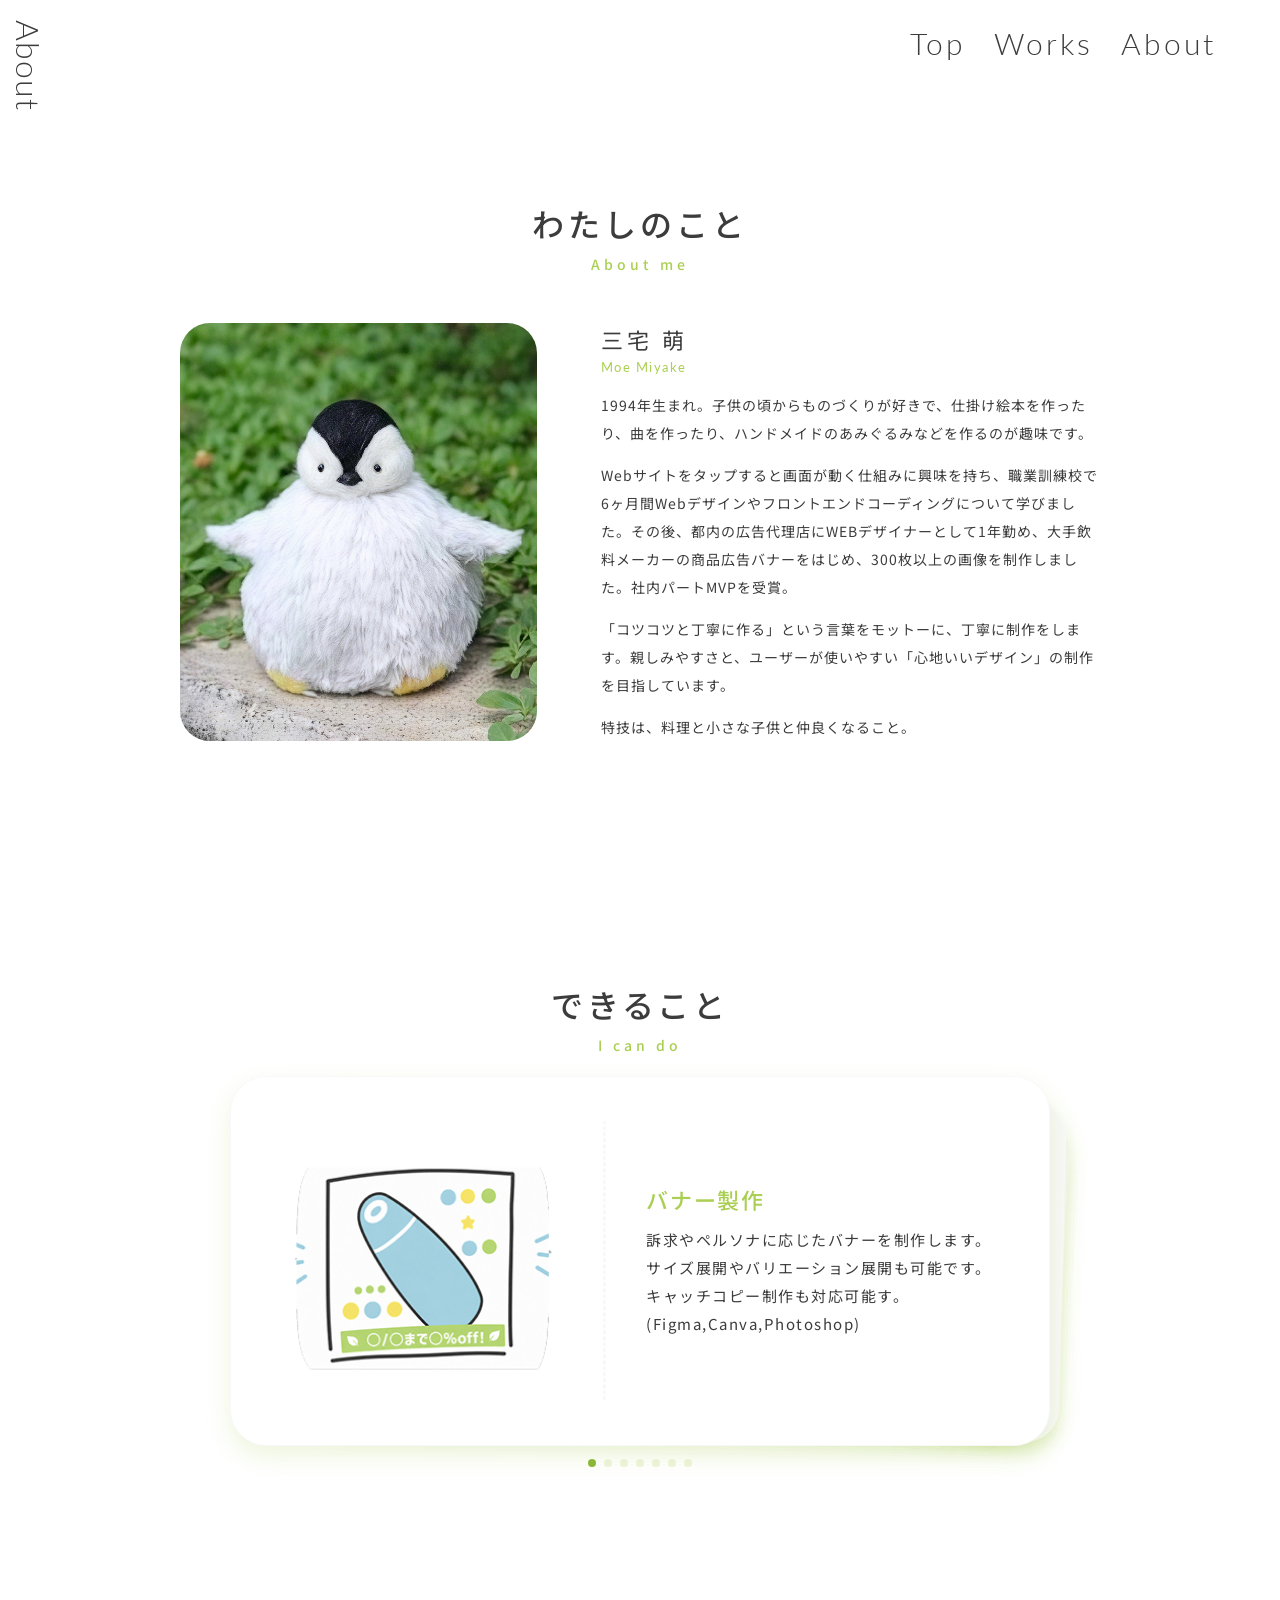
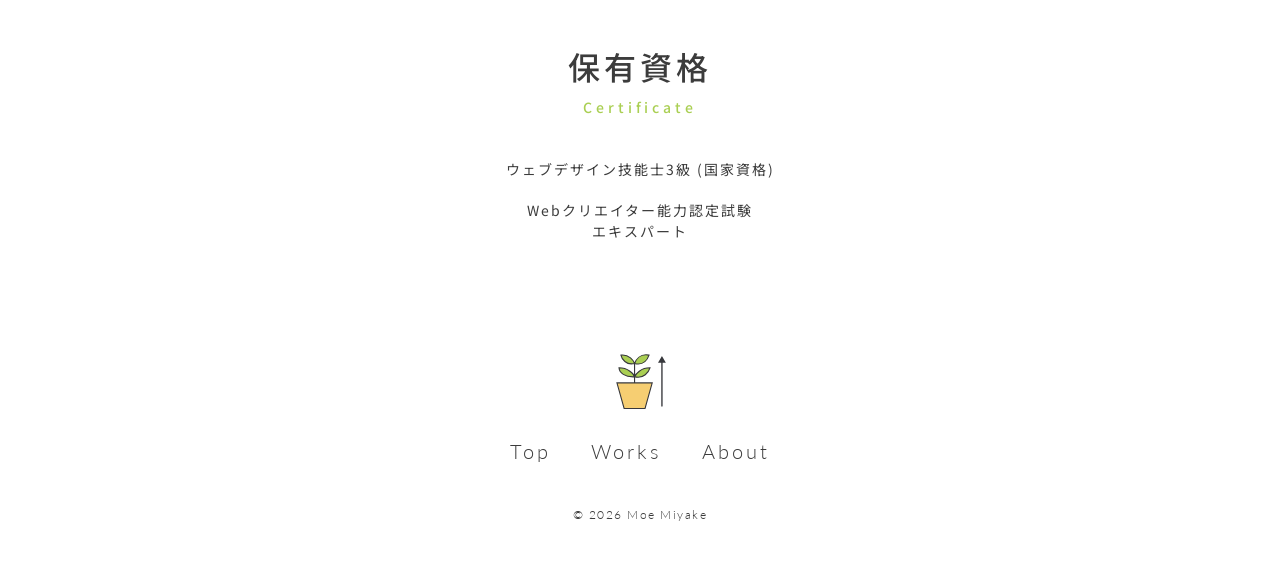
<file: portforio_new/about.html>
<!DOCTYPE html>
<html lang="ja">

<head>
    <meta charset="UTF-8">
    <meta name="viewport" content="width=device-width, initial-scale=1.0">
    <title>Moemiyake Portfolio | About</title>
    <link rel="stylesheet" href="css/destyle.css">
    <!-- Swiper CSS -->
    <link rel="stylesheet" href="https://cdn.jsdelivr.net/npm/swiper@10/swiper-bundle.min.css" />
    <link rel="stylesheet" href="css/style.css">
    <link rel="stylesheet" href="css/about.css">

    <!-- Google Fonts -->
    <link
        href="https://fonts.googleapis.com/css2?family=Lato:ital,wght@0,100;0,300;0,400;0,700;0,900;1,100;1,300;1,400;1,700;1,900&family=Noto+Sans+JP:wght@100..900&family=Noto+Serif+JP:wght@200..900&display=swap"
        rel="stylesheet">

    <!-- Google Tag Manager -->
    <script>(function (w, d, s, l, i) {
            w[l] = w[l] || []; w[l].push({
                'gtm.start':
                    new Date().getTime(), event: 'gtm.js'
            }); var f = d.getElementsByTagName(s)[0],
                j = d.createElement(s), dl = l != 'dataLayer' ? '&l=' + l : ''; j.async = true; j.src =
                    'https://www.googletagmanager.com/gtm.js?id=' + i + dl; f.parentNode.insertBefore(j, f);
        })(window, document, 'script', 'dataLayer', 'GTM-PR5NB2P3');</script>
    <!-- End Google Tag Manager -->
</head>

<body class="about" id="about">
    <!-- Google Tag Manager (noscript) -->
    <noscript>
        <iframe src="https://www.googletagmanager.com/ns.html?id=GTM-PR5NB2P3" height="0" width="0"
            style="display:none;visibility:hidden"></iframe>
    </noscript>
    <!-- End Google Tag Manager (noscript) -->

    <header>
        <!-- SP -->
        <!-- ハンバーガー -->
        <button class="header__hamburger header__hamburger--sp" type="button" aria-label="メニューを開く" aria-expanded="false" aria-controls="sp-navigation">
            <span></span>
            <!-- <span></span> -->
        </button>
        <!-- カード -->
        <nav class="header__list header__list--sp" id="sp-navigation" aria-label="メインナビゲーション" aria-hidden="true" inert>
            <ul>
                <li><a href="index.html">Top</a></li>
                <li><a href="works.html">Works</a></li>
                <li><a href="about.html">About</a></li>
            </ul>
            <h1 class="header__name">MOE MIYAKE</h1>
        </nav>

        <!-- PC -->
        <nav class="header__list header__list--pc">
            <ul>
                <li><a href="index.html">Top</a></li>
                <li><a href="works.html">Works</a></li>
                <li><a href="about.html">About</a></li>
            </ul>
        </nav>

    </header>

    <div class="about__fix">
        <!-- 縦書きタイトル -->
        <h2 class="fadein_3"><a href="#">About</a></h2>
    </div>

    <section class="about__me">
        <div class="about__title fadein">
            <h3>わたしのこと</h3>
            <p>About me</p>
        </div>
        <div class="about__img fadein">
            <img src="img/about/about__moemiyake.jpg" alt="三宅萌の写真">
        </div>
        <div class="about__box">
            <div class="about__name fadein">
                <p class="about__name--ja">三宅 萌</p>
                <p class="about__name--en">Moe Miyake</p>
            </div>
            <div class="about__text">
                <p>1994年生まれ。子供の頃からものづくりが好きで、仕掛け絵本を作ったり、曲を作ったり、ハンドメイドのあみぐるみなどを作るのが趣味です。</p>

                <p>
                    Webサイトをタップすると画面が動く仕組みに興味を持ち、職業訓練校で6ヶ月間Webデザインやフロントエンドコーディングについて学びました。その後、都内の広告代理店にWEBデザイナーとして1年勤め、大手飲料メーカーの商品広告バナーをはじめ、300枚以上の画像を制作しました。社内パートMVPを受賞。
                </p>

                <p>「コツコツと丁寧に作る」という言葉をモットーに、丁寧に制作をします。親しみやすさと、ユーザーが使いやすい「心地いいデザイン」の制作を目指しています。</p>

                <p>特技は、料理と小さな子供と仲良くなること。</p>
            </div>
        </div>
    </section>

    <section class="skill">
            <div class="about__title fadein">
                <h3>できること</h3>
                <p>I can do</p>
            </div>
            <!-- Swiper START -->
            <div class="swiper2 mySwiper2">
                <div class="swiper-wrapper">
                    <!-- Slide 1 -->
                    <div class="swiper-slide skill__card">
                        <img src="img/about/skill1_banner(仮).png" alt="バナー製作" class="skill__img">
                        <span class="skill__line"></span>
                        <div class="skill__text">
                            <h4>バナー製作</h4>
                            <p>
                                訴求やペルソナに応じたバナーを制作します。サイズ展開やバリエーション展開も可能です。キャッチコピー制作も対応可能す。<br>(Figma,Canva,Photoshop)
                            </p>
                        </div>
                    </div>
                    <!-- Slide 2 -->
                    <div class="swiper-slide skill__card">
                        <img src="img/about/skill_2_movie.png" alt="動画制作" class="skill__img">
                        <span class="skill__line"></span>
                        <div class="skill__text">
                            <h4>動画制作</h4>
                            <p>
                                運用広告用の動画を制作できます。モーショングラフィックの製作も可能です。(Canva,Figma Motion)
                            </p>
                        </div>
                    </div>
                    <!-- Slide 3 -->
                    <div class="swiper-slide skill__card">
                        <img src="img/about/skill_3_webdesign&coding.png" alt="サイトデザイン・フロントエンドコーディング" class="skill__img">
                        <span class="skill__line"></span>
                        <div class="skill__text">
                            <h4>
                                サイトデザイン<br>
                                フロントエンドコーディング
                            </h4>
                            <p>
                                ウェブサイトのデザインから、HTML / CSS / JavaScript を用いた実装までワンストップで対応可能です。WordPress化も出来ます。
                            </p>
                        </div>
                    </div>
                    <!-- Slide 4 -->
                    <div class="swiper-slide skill__card">
                        <img src="img/about/skill_4_kijilp.png" alt="記事型LP製作" class="skill__img">
                        <span class="skill__line"></span>
                        <div class="skill__text">
                            <h4>記事型LP製作</h4>
                            <p>
                                記事型LP用に執筆された原稿をもとにした画像製作・テキスト反映作業が出来ます。コーディングを用いた要素の追加や、更新管理も可能です。
                            </p>
                        </div>
                    </div>
                    <!-- Slide 5 -->
                    <div class="swiper-slide skill__card">
                        <img src="img/about/skill_5_customai.png" alt="効率化ツールの作成" class="skill__img">
                        <span class="skill__line"></span>
                        <div class="skill__text">
                            <h4>
                                効率化ツールの作成<br>
                                (カスタムAI)
                            </h4>
                            <p>
                                カスタムAIにより、業務の効率化を実現。記事の表記ルールチェックや注釈一覧の自動生成を行う「レギュレーションチェッカー」を自作しました。(Claude,GoogleGemini)
                            </p>
                        </div>
                    </div>
                    <!-- Slide 6 -->
                    <div class="swiper-slide skill__card">
                        <img src="img/about/skill_6_webapp.png" alt="Webアプリの開発" class="skill__img">
                        <span class="skill__line"></span>
                        <div class="skill__text">
                            <h4>
                                Webアプリの開発<br>
                                (AI活用)
                            </h4>
                            <p>
                                社内向けWebアプリ「コードジェネレーター」を開発。複雑なコードを書けないスタッフの業務支援や、UI設計から開発まで対応できます。<br>(Claude,Google Apps
                                Script)
                            </p>
                        </div>
                    </div>
                    <!-- slide 7 -->
                    <div class="swiper-slide skill__card">
                        <img src="img/about/skill_7_lecture&manual.png" alt="レクチャー・マニュアル製作" class="skill__img">
                        <span class="skill__line"></span>
                        <div class="skill__text">
                            <h4>
                                レクチャー<br>
                                マニュアル製作
                            </h4>
                            <p>
                                レギュレーション用データベースの作成や、業務のマニュアル化も可能。レクチャー(業務とデザイン)も対応可能です。
                            </p>
                        </div>
                    </div>
                </div>
            
                <div class="swiper2-pagination"></div>
            </div>
            <!-- Swiper END -->
    </section>

    <!-- 保有資格 -->
    <section class="certificate">
        <div class="about__title fadein">
            <h3>保有資格</h3>
            <p>Certificate</p>
        </div>

        <ul>
            <li>ウェブデザイン技能士3級 (国家資格)</li>
            <li>Webクリエイター能力認定試験<br>
                エキスパート</li>
        </ul>
    </section>

    <!-- Footer -->
    <footer class="footer">
        <div class="footer__head">
            <!-- 植木鉢(ページ先頭に戻る) -->
            <a class="footer__pageTop" href="#">
                <img class="footer__pageTop--plant" src="img/footer__pageTop--plant.svg" alt="ページ先頭に戻る">
                <img class="footer__pageTop-arrow" src="img/footer__pageTop-arrow.svg" alt="" aria-hidden="true">

            </a>
            <!-- ナビゲーション -->
            <div class="footer__list">
                <ul>
                    <li><a href="index.html">Top</a></li>
                    <li><a href="works.html">Works</a></li>
                    <li><a href="about.html">About</a></li>
                </ul>
            </div>
        </div>
        <!-- コピーライト -->
        <small class="footer__copyright">© 2026 Moe Miyake</small>
    </footer>

    <script src="https://cdn.jsdelivr.net/npm/swiper@10/swiper-bundle.min.js"></script>
    <script src="js/script.js"></script>
</body>

</html>
</file>
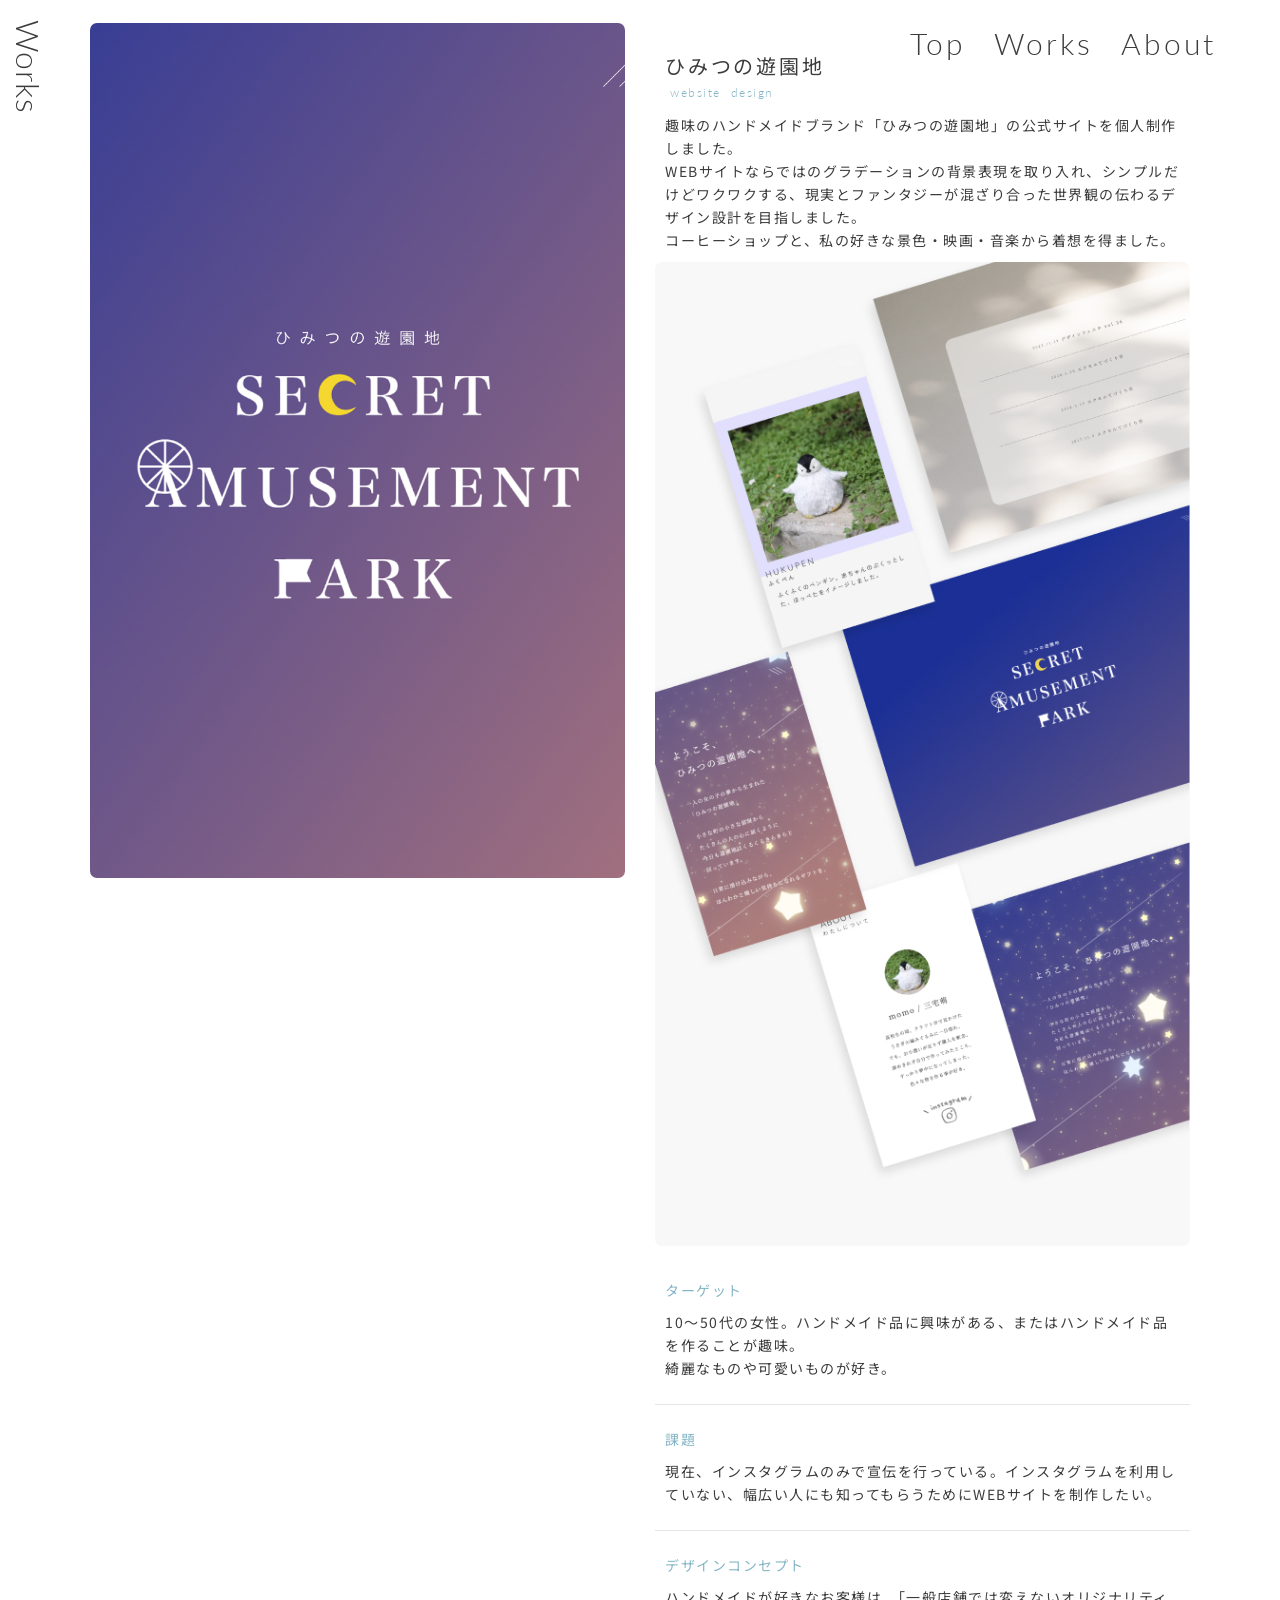
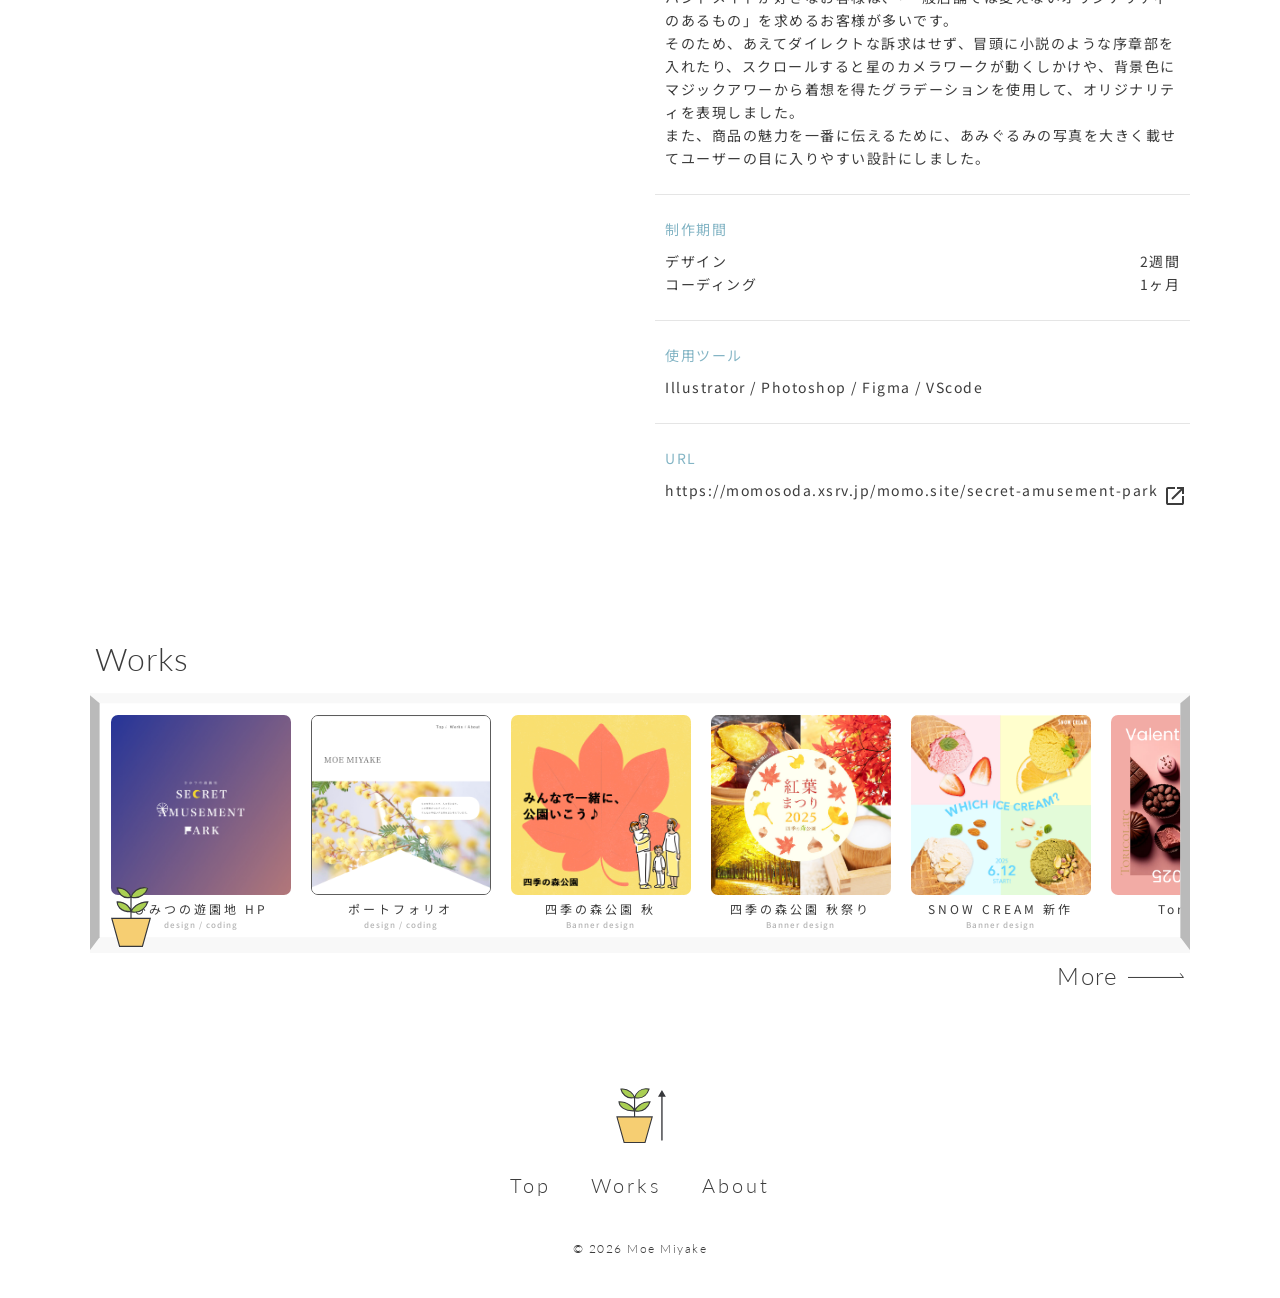
<file: portforio_new/works-item.html>
<!DOCTYPE html>
<html lang="ja">

<head>
    <meta charset="UTF-8">
    <meta name="viewport" content="width=device-width, initial-scale=1.0">
    <title>Moemiyake Portfolio | ひみつの遊園地</title>
    <link rel="stylesheet" href="css/destyle.css">
    <!-- Swiper CSS -->
    <link rel="stylesheet" href="https://cdn.jsdelivr.net/npm/swiper@10/swiper-bundle.min.css" />
    <link rel="stylesheet" href="css/style.css">
    <link rel="stylesheet" href="css/works-item.css">

    <!-- Google Fonts -->
    <link
        href="https://fonts.googleapis.com/css2?family=Lato:ital,wght@0,100;0,300;0,400;0,700;0,900;1,100;1,300;1,400;1,700;1,900&family=Noto+Sans+JP:wght@100..900&family=Noto+Serif+JP:wght@200..900&display=swap"
        rel="stylesheet">

    <!-- Google Tag Manager -->
    <script>(function (w, d, s, l, i) {
            w[l] = w[l] || []; w[l].push({
                'gtm.start':
                    new Date().getTime(), event: 'gtm.js'
            }); var f = d.getElementsByTagName(s)[0],
                j = d.createElement(s), dl = l != 'dataLayer' ? '&l=' + l : ''; j.async = true; j.src =
                    'https://www.googletagmanager.com/gtm.js?id=' + i + dl; f.parentNode.insertBefore(j, f);
        })(window, document, 'script', 'dataLayer', 'GTM-PR5NB2P3');</script>
    <!-- End Google Tag Manager -->
</head>

<body class="worksItem" id="worksItem">
    <!-- Google Tag Manager (noscript) -->
    <noscript>
        <iframe src="https://www.googletagmanager.com/ns.html?id=GTM-PR5NB2P3" height="0" width="0"
            style="display:none;visibility:hidden"></iframe>
    </noscript>
    <!-- End Google Tag Manager (noscript) -->

    <header>
        <!-- SP -->
        <!-- ハンバーガー -->
        <button class="header__hamburger header__hamburger--sp" type="button" aria-label="メニューを開く" aria-expanded="false" aria-controls="sp-navigation">
            <span></span>
            <!-- <span></span> -->
        </button>
        <!-- カード -->
        <nav class="header__list header__list--sp" id="sp-navigation" aria-label="メインナビゲーション" aria-hidden="true" inert>
            <ul>
                <li><a href="index.html">Top</a></li>
                <li><a href="works.html">Works</a></li>
                <li><a href="about.html">About</a></li>
            </ul>
            <h1 class="header__name">MOE MIYAKE</h1>
        </nav>

        <!-- PC -->
        <nav class="header__list header__list--pc">
            <ul>
                <li><a href="index.html">Top</a></li>
                <li><a href="works.html">Works</a></li>
                <li><a href="about.html">About</a></li>
            </ul>
        </nav>

    </header>

    <div class="works__fix">
        <!-- 縦書きタイトル -->
        <h2 class="fadein_3"><a href="#">Works</a></h2>
        <!-- <div class="works__headerCategory">
            <ul>
                <li><a href="#">All</a></li>
                <li><a href="#">Website</a></li>
                <li><a href="#">Banner</a></li>
                <li><a href="#">Icon</a></li>
                <li><a href="#">Logo</a></li>
                <li><a href="#">Movie</a></li>
                <li><a href="#">AI</a></li>
                <li><a href="#">Handmade</a></li>
                <li><a href="#">Music</a></li>
            </ul>
        </div> -->
    </div>

    <div class="worksItem__container fadein_2">

        <!-- 各作品のFV -->
        <!-- pcでは左に固定 -->
        <div class="worksItem__fixLeft">
            <img src="img/works/works__site_himitunoyuuenti.jpg" alt="ひみつの遊園地">
        </div>

        <!-- 説明文と挿絵 -->
        <!-- pcでは右に固定 -->
        <div class="worksItem__fixRight">
            <section class="worksFv__container">
                <div class="worksFv__title">
                    <!-- タイトル -->
                    <h3 class="worksFv__name">
                        ひみつの遊園地
                    </h3>
                    <!-- カテゴリーリンク -->
                    <div class="worksFv__category">
                        <ul>
                            <li><a href="#">website</a></li>
                            <li><a href="#">design</a></li>
                        </ul>
                    </div>
                </div>
                <!-- 説明文 -->
                <p class="worksFv__text">
                    趣味のハンドメイドブランド「ひみつの遊園地」の公式サイトを個人制作しました。<br>
                    WEBサイトならではのグラデーションの背景表現を取り入れ、シンプルだけどワクワクする、現実とファンタジーが混ざり合った世界観の伝わるデザイン設計を目指しました。<br>
                    コーヒーショップと、私の好きな景色・映画・音楽から着想を得ました。
                </p>
            </section>

            <section class="worksImg">
                <img class="worksImg__img" src="img/works/works__site_himitunoyuuenti_mockup.jpg" alt="説明写真">
            </section>

            <!-- プロジェクト情報 -->
            <section class="project">
                <dl>
                    <!-- ターゲット -->
                    <div class="project__container">
                        <dt class="project__title">ターゲット</dt>
                        <dd class="project__text">
                            10〜50代の女性。ハンドメイド品に興味がある、またはハンドメイド品を作ることが趣味。<br>
                            綺麗なものや可愛いものが好き。
                        </dd>
                    </div>

                    <!-- 課題 -->
                    <div class="project__container">
                        <dt class="project__title">課題</dt>
                        <dd class="project__text">
                            現在、インスタグラムのみで宣伝を行っている。インスタグラムを利用していない、幅広い人にも知ってもらうためにWEBサイトを制作したい。
                        </dd>
                    </div>

                    <!-- デザインプロセス -->
                    <!-- <div class="project__container">
                        <dt class="project__title">デザインプロセス</dt>
                        <dd class="project__text">
                            ハンドメイドが好きなお客様は、「一般店舗では変えないオリジナリティのあるもの」を求めるお客様が多いです。<br>
                            冒頭に小説のような序章部を入れたり、背景色にマジックアワーから着想を得たグラデーションを使用して、現実とファンタジーが混ざり合った世界観を伝える設計を行いました。<br>
                            見やすさを重視するために写真を多めに使うことで、商品の魅力を伝えるよう心がけました。
                        </dd>
                    </div> -->
                    <!-- デザインプロセス -->
                    <div class="project__container">
                        <dt class="project__title">デザインコンセプト</dt>
                        <dd class="project__text">
                            ハンドメイドが好きなお客様は、「一般店舗では変えないオリジナリティのあるもの」を求めるお客様が多いです。<br>
                            そのため、あえてダイレクトな訴求はせず、冒頭に小説のような序章部を入れたり、スクロールすると星のカメラワークが動くしかけや、背景色にマジックアワーから着想を得たグラデーションを使用して、オリジナリティを表現しました。<br>
                            また、商品の魅力を一番に伝えるために、あみぐるみの写真を大きく載せてユーザーの目に入りやすい設計にしました。
                        </dd>
                    </div>

                    <!-- 制作期間 -->
                    <div class="project__container">
                        <dt class="project__title">制作期間</dt>
                        <dd class="project__text">
                            <dl>
                                <dt>デザイン</dt>
                                <dd>2週間</dd>
                            </dl>
                            <dl>
                                <dt>コーディング</dt>
                                <dd>1ヶ月</dd>
                            </dl>
                        </dd>

                    </div>

                    <!-- 使用ツール -->
                    <div class=" project__container">
                        <dt class="project__title">使用ツール</dt>
                        <dd class="project__text">
                            Illustrator / Photoshop / Figma / VScode
                        </dd>
                    </div>

                    <!-- URL(あれば) -->
                    <div class="project__container">
                        <dt class="project__title">URL</dt>
                        <dd class="project__text">
                            <a href="https://momosoda.xsrv.jp/momo.site/secret-amusement-park" target="_blank"
                                rel="noopener noreferrer">https://momosoda.xsrv.jp/momo.site/secret-amusement-park</a>
                        </dd>
                    </div>

                </dl>
            </section>
        </div>
    </div>

    <!-- Exhibition (制作実績スライダー) -->
    <section class="exhibition" aria-labelledby="exhibition-title">
        <div class="exhibition__header">
            <h3 class="exhibition__title fadein" id="exhibition-title">Works</h3>
        </div>

        <!-- Swiper START -->
        <section class="exhibition__showcase swiper mySwiper3" aria-label="制作実績" tabindex="0">
            <div class="exhibition__track swiper-wrapper">

                <article class="exhibition__card swiper-slide">
                    <a class="exhibition__cardLink" href="works-item.html?id=vessi">
                        <img class="exhibition__cardImage" src="img/exhibition/vessi.png" alt="VessiのWebサイトデザイン">
                        <div class="exhibition__cardContent">
                            <h4 class="exhibition__cardTitle">Vessi</h4>
                            <p class="exhibition__cardCategory">design / coding</p>
                        </div>
                    </a>
                </article>

                <article class="exhibition__card swiper-slide">
                    <a class="exhibition__cardLink" href="works-item.html?id=himitsu-hp">
                        <img class="exhibition__cardImage" src="img/exhibition/himitsu-hp.png" alt="ひみつの遊園地のWebサイトデザイン">
                        <div class="exhibition__cardContent">
                            <h4 class="exhibition__cardTitle">ひみつの遊園地 HP</h4>
                            <p class="exhibition__cardCategory">design / coding</p>
                        </div>
                    </a>
                </article>

                <article class="exhibition__card swiper-slide">
                    <a class="exhibition__cardLink" href="works-item.html?id=portfolio">
                        <img class="exhibition__cardImage exhibition__cardImage--bordered"
                            src="img/exhibition/portfolio.png" alt="ポートフォリオサイトのデザイン">
                        <div class="exhibition__cardContent">
                            <h4 class="exhibition__cardTitle">ポートフォリオ</h4>
                            <p class="exhibition__cardCategory">design / coding</p>
                        </div>
                    </a>
                </article>

                <article class="exhibition__card swiper-slide">
                    <a class="exhibition__cardLink" href="works-item.html?id=shikinomori-autumn">
                        <img class="exhibition__cardImage" src="img/exhibition/shikinomori-autumn.png"
                            alt="四季の森公園 秋のバナーデザイン">
                        <div class="exhibition__cardContent">
                            <h4 class="exhibition__cardTitle">四季の森公園 秋</h4>
                            <p class="exhibition__cardCategory">Banner design</p>
                        </div>
                    </a>
                </article>

                <article class="exhibition__card swiper-slide">
                    <a class="exhibition__cardLink" href="works-item.html?id=shikinomori-festival">
                        <img class="exhibition__cardImage" src="img/exhibition/shikinomori-festival.png"
                            alt="四季の森公園 秋祭りのバナーデザイン">
                        <div class="exhibition__cardContent">
                            <h4 class="exhibition__cardTitle">四季の森公園 秋祭り</h4>
                            <p class="exhibition__cardCategory">Banner design</p>
                        </div>
                    </a>
                </article>

                <article class="exhibition__card swiper-slide">
                    <a class="exhibition__cardLink" href="works-item.html?id=snow-cream">
                        <img class="exhibition__cardImage" src="img/exhibition/snow-cream.png"
                            alt="SNOW CREAM 新作のバナーデザイン">
                        <div class="exhibition__cardContent">
                            <h4 class="exhibition__cardTitle">SNOW CREAM 新作</h4>
                            <p class="exhibition__cardCategory">Banner design</p>
                        </div>
                    </a>
                </article>

                <article class="exhibition__card swiper-slide">
                    <a class="exhibition__cardLink" href="works-item.html?id=toricolate">
                        <img class="exhibition__cardImage" src="img/exhibition/toricolate.png" alt="Toricolateのデザイン">
                        <div class="exhibition__cardContent">
                            <h4 class="exhibition__cardTitle">Toricolate</h4>
                            <p class="exhibition__cardCategory">design</p>
                        </div>
                    </a>
                </article>

                <!-- ロゴ(画像の一部をトリミングして表示) -->
                <article class="exhibition__card swiper-slide">
                    <a class="exhibition__cardLink" href="works-item.html?id=himitsu-logo">
                        <div class="exhibition__cardCrop exhibition__cardCrop--logo">
                            <img src="img/exhibition/himitsu-logo.png" alt="ひみつの遊園地のロゴデザイン">
                        </div>
                        <div class="exhibition__cardContent">
                            <h4 class="exhibition__cardTitle">ひみつの遊園地 ロゴ</h4>
                            <p class="exhibition__cardCategory">Logo design</p>
                        </div>
                    </a>
                </article>

                <!-- アイコン(画像の一部をトリミングして表示) -->
                <article class="exhibition__card swiper-slide">
                    <a class="exhibition__cardLink" href="works-item.html?id=simple-icons">
                        <div class="exhibition__cardCrop exhibition__cardCrop--icons">
                            <img src="img/exhibition/simple-icons.png" alt="Simple Iconsのアイコンデザイン">
                        </div>
                        <div class="exhibition__cardContent">
                            <h4 class="exhibition__cardTitle">Simple Icons</h4>
                            <p class="exhibition__cardCategory">Icon design</p>
                        </div>
                    </a>
                </article>

            </div>

            <!-- 枠(CSSで作成。幅が変わっても台形が崩れない) -->
            <div class="exhibition__frame" aria-hidden="true">
                <span class="exhibition__frameTop"></span>
                <span class="exhibition__frameBottom"></span>
                <span class="exhibition__frameLeft"></span>
                <span class="exhibition__frameRight"></span>
            </div>
            <!-- 植木鉢 -->
            <img class="exhibition__plant" src="img/exhibition__plant.svg" alt="" aria-hidden="true">
        </section>
        <!-- Swiper END -->

        <!-- More (トップページと同じボタンを使用) -->
        <div class="exhibition__more">
            <a class="button button--more" href="works.html" aria-label="制作実績をもっと見る">
                More
                <svg class="button__arrow" role="img" aria-label="もっと見る" xmlns="http://www.w3.org/2000/svg" width="57"
                    height="6" viewBox="0 0 57 6" fill="none">
                    <path d="M0 4.45806H55.4606L52.2609 0.347198" stroke="#3C3C3C" stroke-width="1" />
                </svg>
            </a>
        </div>
    </section>

    <!-- Footer -->
    <footer class="footer">
        <div class="footer__head">
            <!-- 植木鉢(ページ先頭に戻る) -->
            <a class="footer__pageTop" href="#">
                <img class="footer__pageTop--plant" src="img/footer__pageTop--plant.svg" alt="ページ先頭に戻る">
                <img class="footer__pageTop-arrow" src="img/footer__pageTop-arrow.svg" alt="" aria-hidden="true">

            </a>
            <!-- ナビゲーション -->
            <div class="footer__list">
                <ul>
                    <li><a href="index.html">Top</a></li>
                    <li><a href="works.html">Works</a></li>
                    <li><a href="about.html">About</a></li>
                </ul>
            </div>
        </div>
        <!-- コピーライト -->
        <small class="footer__copyright">© 2026 Moe Miyake</small>
    </footer>

    <!-- JS -->
    <script src="https://cdn.jsdelivr.net/npm/swiper@10/swiper-bundle.min.js"></script>
    <script src="js/script.js"></script>
</body>

</html>
</file>
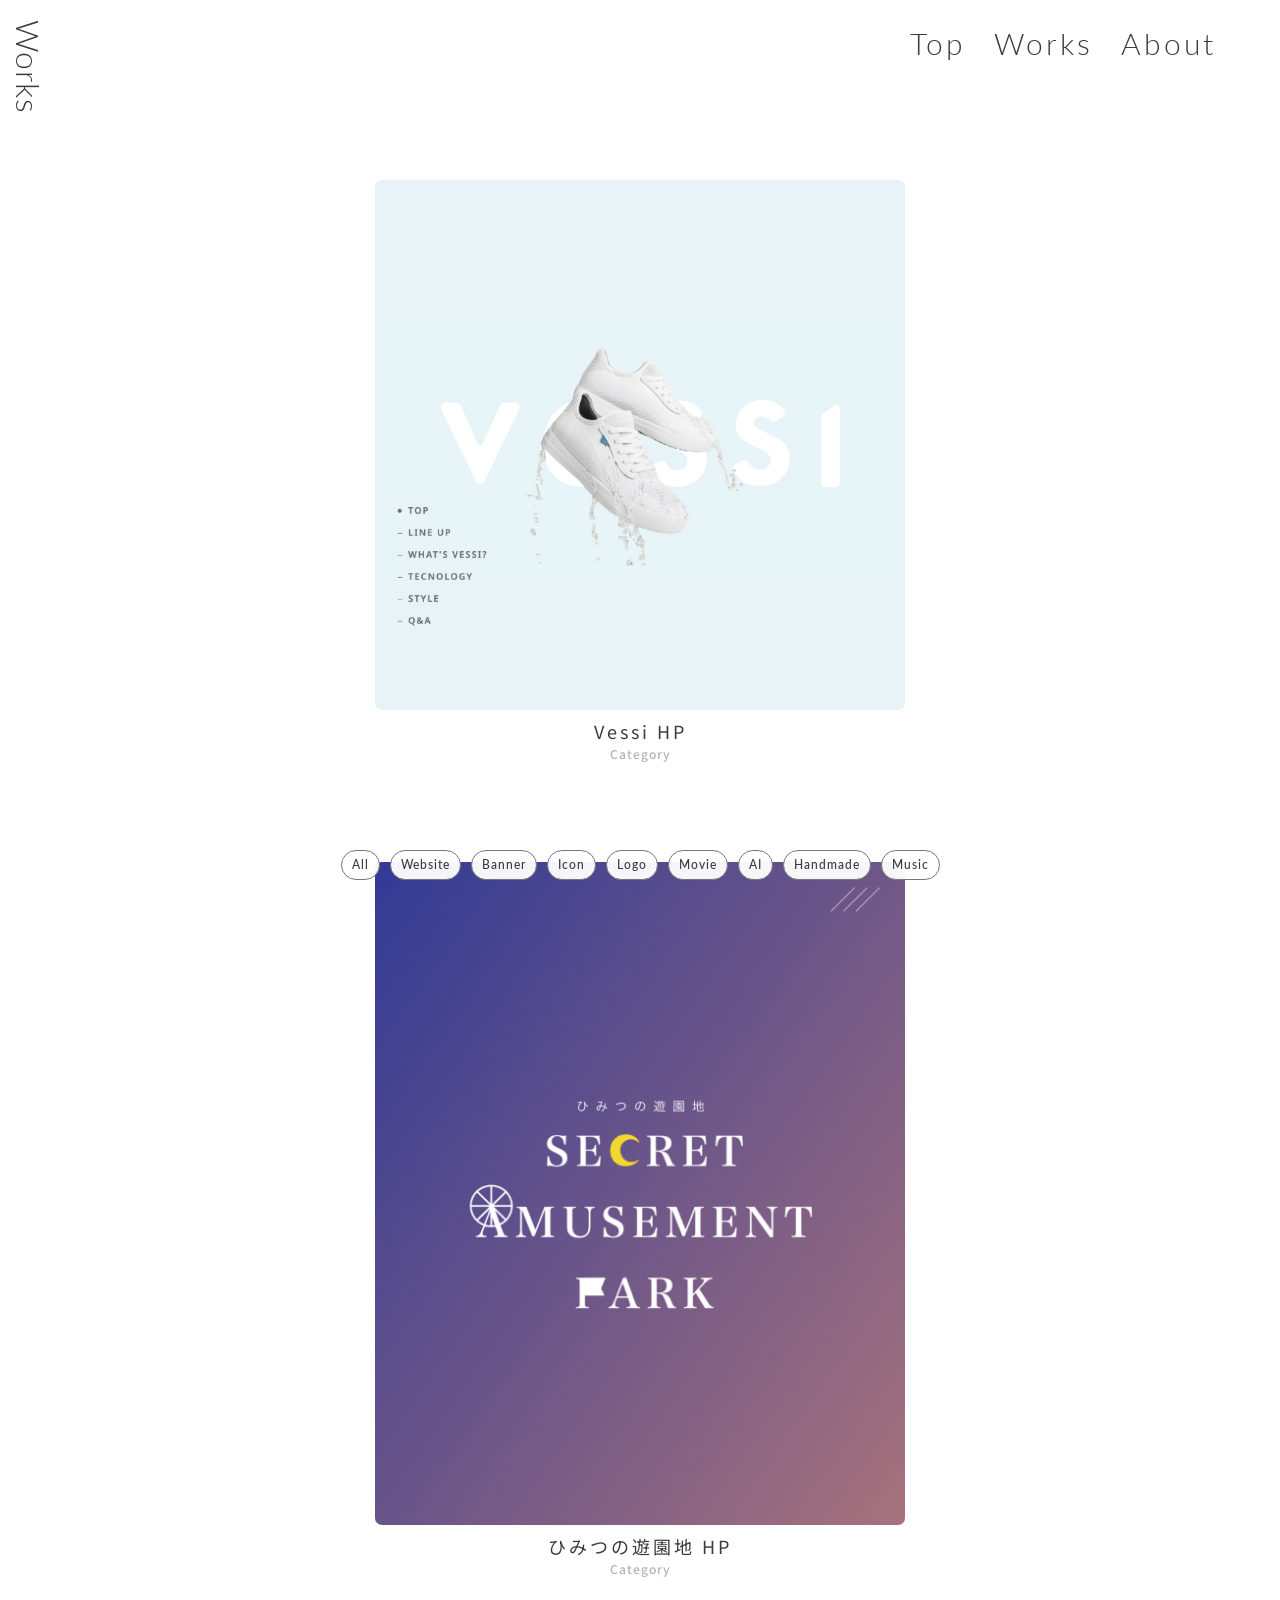
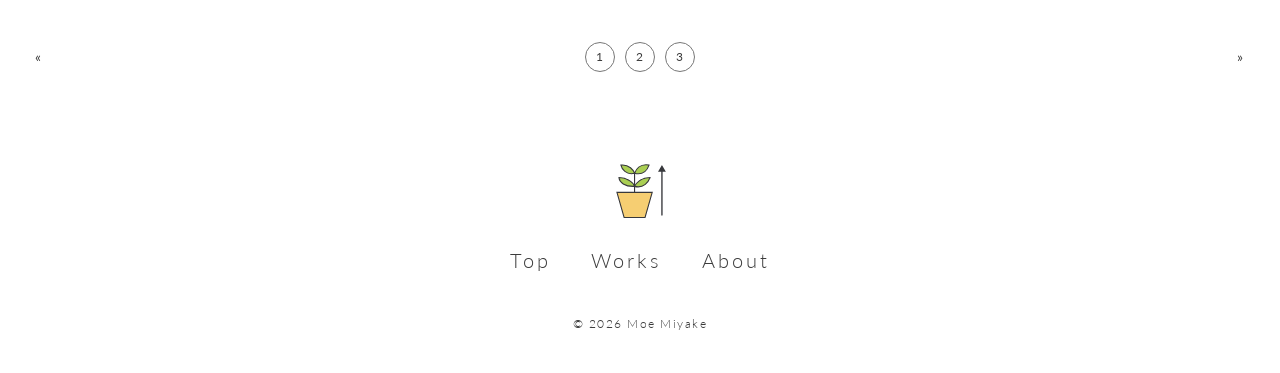
<file: portforio_new/works.html>
<!DOCTYPE html>
<html lang="ja">

<head>
    <meta charset="UTF-8">
    <meta name="viewport" content="width=device-width, initial-scale=1.0">
    <title>Moemiyake Portfolio | Works</title>
    <link rel="stylesheet" href="css/destyle.css">
    <!-- Swiper CSS -->
    <link rel="stylesheet" href="https://cdn.jsdelivr.net/npm/swiper@10/swiper-bundle.min.css" />
    <link rel="stylesheet" href="css/style.css">
    <link rel="stylesheet" href="css/works.css">

    <!-- Google Fonts -->
    <link
        href="https://fonts.googleapis.com/css2?family=Lato:ital,wght@0,100;0,300;0,400;0,700;0,900;1,100;1,300;1,400;1,700;1,900&family=Noto+Sans+JP:wght@100..900&family=Noto+Serif+JP:wght@200..900&display=swap"
        rel="stylesheet">

    <!-- Google Tag Manager -->
    <script>(function (w, d, s, l, i) {
            w[l] = w[l] || []; w[l].push({
                'gtm.start':
                    new Date().getTime(), event: 'gtm.js'
            }); var f = d.getElementsByTagName(s)[0],
                j = d.createElement(s), dl = l != 'dataLayer' ? '&l=' + l : ''; j.async = true; j.src =
                    'https://www.googletagmanager.com/gtm.js?id=' + i + dl; f.parentNode.insertBefore(j, f);
        })(window, document, 'script', 'dataLayer', 'GTM-PR5NB2P3');</script>
    <!-- End Google Tag Manager -->
</head>

<body class="works" id="works">
    <!-- Google Tag Manager (noscript) -->
    <noscript>
        <iframe src="https://www.googletagmanager.com/ns.html?id=GTM-PR5NB2P3" height="0" width="0"
            style="display:none;visibility:hidden"></iframe>
    </noscript>
    <!-- End Google Tag Manager (noscript) -->

    <header>
        <!-- SP -->
        <!-- ハンバーガー -->
        <button class="header__hamburger header__hamburger--sp" type="button" aria-label="メニューを開く" aria-expanded="false" aria-controls="sp-navigation">
            <span></span>
            <!-- <span></span> -->
        </button>
        <!-- カード -->
        <nav class="header__list header__list--sp" id="sp-navigation" aria-label="メインナビゲーション" aria-hidden="true" inert>
            <ul>
                <li><a href="index.html">Top</a></li>
                <li><a href="works.html">Works</a></li>
                <li><a href="about.html">About</a></li>
            </ul>
            <h1 class="header__name">MOE MIYAKE</h1>
        </nav>

        <!-- PC -->
        <nav class="header__list header__list--pc">
            <ul>
                <li><a href="index.html">Top</a></li>
                <li><a href="works.html">Works</a></li>
                <li><a href="about.html">About</a></li>
            </ul>
        </nav>

    </header>

    <div class="works__fix">
        <!-- 縦書きタイトル -->
        <h2 class="fadein_3"><a href="#">Works</a></h2>
        <div class="works__headerCategory fadein_3">
            <ul>
                <li><a href="#">All</a></li>
                <li><a href="#">Website</a></li>
                <li><a href="#">Banner</a></li>
                <li><a href="#">Icon</a></li>
                <li><a href="#">Logo</a></li>
                <li><a href="#">Movie</a></li>
                <li><a href="#">AI</a></li>
                <li><a href="#">Handmade</a></li>
                <li><a href="#">Music</a></li>
            </ul>
        </div>
    </div>

    <section>
        <div class="works__container fadein_2">
            <a href="works-item.html?id=vessi"><img src="img/works/works__site_Vessi.jpg" alt="vessiのホームページ"></a>
            <div class="works__content">
                <h3 class="works__title">
                    Vessi HP
                </h3>
                <p class="works__category">
                    Category
                </p>
            </div>
        </div>
        <div class="works__container fadein_2">
            <a href="works-item.html?id=himitsu-hp"><img src="img/works/works__site_himitunoyuuenti.jpg"
                    alt="ひみつの遊園地のホームページ"></a>
            <div class="works__content">
                <h3 class="works__title">
                    ひみつの遊園地 HP
                </h3>
                <p class="works__category">
                    Category
                </p>
            </div>
        </div>
    </section>
    <nav>
        <!-- ☆ページネーション(1.2.3...)と矢印(next,back) WP仕様にする -->
        <div class="works__pagination">
            <a href="#">&laquo</a>
            <div class="works__pagination--number">
                <a href="#">1</a>
                <a href="#">2</a>
                <a href="#">3</a>
            </div>
            <a href="#">&raquo</a>
        </div>


    </nav>

    <!-- Footer -->
    <footer class="footer">
        <div class="footer__head">
            <!-- 植木鉢(ページ先頭に戻る) -->
            <a class="footer__pageTop" href="#">
                <img class="footer__pageTop--plant" src="img/footer__pageTop--plant.svg" alt="ページ先頭に戻る">
                <img class="footer__pageTop-arrow" src="img/footer__pageTop-arrow.svg" alt="" aria-hidden="true">

            </a>
            <!-- ナビゲーション -->
            <div class="footer__list">
                <ul>
                    <li><a href="index.html">Top</a></li>
                    <li><a href="works.html">Works</a></li>
                    <li><a href="about.html">About</a></li>
                </ul>
            </div>
        </div>
        <!-- コピーライト -->
        <small class="footer__copyright">© 2026 Moe Miyake</small>
    </footer>

    <!-- JS -->
    <script src="https://cdn.jsdelivr.net/npm/swiper@10/swiper-bundle.min.js"></script>
    <script src="js/script.js"></script>
</body>

</html>
</file>
<file: portforio_new/css/destyle.css>
/*! destyle.css v4.0.1 | MIT License | https://github.com/nicolas-cusan/destyle.css */

/* Reset box-model and set borders */
/* ============================================ */

*,
::before,
::after {
    box-sizing: border-box;
    border-style: solid;
    border-width: 0;
    min-width: 0;
}

/* Document */
/* ============================================ */

/**
 * 1. Correct the line height in all browsers.
 * 2. Prevent adjustments of font size after orientation changes in iOS.
 * 3. Remove gray overlay on links for iOS.
 */

html {
    line-height: 1.15;
    /* 1 */
    -webkit-text-size-adjust: 100%;
    /* 2 */
    -webkit-tap-highlight-color: transparent;
    /* 3*/
}

/* Sections */
/* ============================================ */

/**
 * Remove the margin in all browsers.
 */

body {
    margin: 0;
}

/**
 * Render the `main` element consistently in IE.
 */

main {
    display: block;
}

/* Vertical rhythm */
/* ============================================ */

p,
table,
blockquote,
address,
pre,
iframe,
form,
figure,
dl {
    margin: 0;
}

/* Headings */
/* ============================================ */

h1,
h2,
h3,
h4,
h5,
h6 {
    font-size: inherit;
    font-weight: inherit;
    margin: 0;
}

/* Lists (enumeration) */
/* ============================================ */

ul,
ol {
    margin: 0;
    padding: 0;
    list-style: none;
}

/* Lists (definition) */
/* ============================================ */

dt {
    font-weight: bold;
}

dd {
    margin-left: 0;
}

/* Grouping content */
/* ============================================ */

/**
 * 1. Add the correct box sizing in Firefox.
 * 2. Show the overflow in Edge and IE.
 */

hr {
    box-sizing: content-box;
    /* 1 */
    height: 0;
    /* 1 */
    overflow: visible;
    /* 2 */
    border-top-width: 1px;
    margin: 0;
    clear: both;
    color: inherit;
}

/**
 * 1. Correct the inheritance and scaling of font size in all browsers.
 * 2. Correct the odd `em` font sizing in all browsers.
 */

pre {
    font-family: monospace, monospace;
    /* 1 */
    font-size: inherit;
    /* 2 */
}

address {
    font-style: inherit;
}

/* Text-level semantics */
/* ============================================ */

/**
 * Remove the gray background on active links in IE 10.
 */

a {
    background-color: transparent;
    text-decoration: none;
    color: inherit;
}

/**
 * 1. Remove the bottom border in Chrome 57-
 * 2. Add the correct text decoration in Chrome, Edge, IE, Opera, and Safari.
 */

abbr[title] {
    text-decoration: underline dotted;
    /* 2 */
}

/**
 * Add the correct font weight in Chrome, Edge, and Safari.
 */

b,
strong {
    font-weight: bolder;
}

/**
 * 1. Correct the inheritance and scaling of font size in all browsers.
 * 2. Correct the odd `em` font sizing in all browsers.
 */

code,
kbd,
samp {
    font-family: monospace, monospace;
    /* 1 */
    font-size: inherit;
    /* 2 */
}

/**
 * Add the correct font size in all browsers.
 */

small {
    font-size: 80%;
}

/**
 * Prevent `sub` and `sup` elements from affecting the line height in
 * all browsers.
 */

sub,
sup {
    font-size: 75%;
    line-height: 0;
    position: relative;
    vertical-align: baseline;
}

sub {
    bottom: -0.25em;
}

sup {
    top: -0.5em;
}

/* Replaced content */
/* ============================================ */

/**
 * Prevent vertical alignment issues.
 */

svg,
img,
embed,
object,
iframe {
    vertical-align: bottom;
}

/* Forms */
/* ============================================ */

/**
 * Reset form fields to make them styleable.
 * 1. Make form elements stylable across systems iOS especially.
 * 2. Inherit text-transform from parent.
 */

button,
input,
optgroup,
select,
textarea {
    -webkit-appearance: none;
    /* 1 */
    appearance: none;
    vertical-align: middle;
    color: inherit;
    font: inherit;
    background: transparent;
    padding: 0;
    margin: 0;
    border-radius: 0;
    text-align: inherit;
    text-transform: inherit;
    /* 2 */
}

/**
 * Correct cursors for clickable elements.
 */

button,
[type="button"],
[type="reset"],
[type="submit"] {
    cursor: pointer;
}

button:disabled,
[type="button"]:disabled,
[type="reset"]:disabled,
[type="submit"]:disabled {
    cursor: default;
}

/**
 * Improve outlines for Firefox and unify style with input elements & buttons.
 */

:-moz-focusring {
    outline: auto;
}

select:disabled {
    opacity: inherit;
}

/**
 * Remove padding
 */

option {
    padding: 0;
}

/**
 * Reset to invisible
 */

fieldset {
    margin: 0;
    padding: 0;
    min-width: 0;
}

legend {
    padding: 0;
}

/**
 * Add the correct vertical alignment in Chrome, Firefox, and Opera.
 */

progress {
    vertical-align: baseline;
}

/**
 * Remove the default vertical scrollbar in IE 10+.
 */

textarea {
    overflow: auto;
}

/**
 * Correct the cursor style of increment and decrement buttons in Chrome.
 */

[type="number"]::-webkit-inner-spin-button,
[type="number"]::-webkit-outer-spin-button {
    height: auto;
}

/**
 * Correct the outline style in Safari.
 */

[type="search"] {
    outline-offset: -2px;
    /* 1 */
}

/**
 * Remove the inner padding in Chrome and Safari on macOS.
 */

[type="search"]::-webkit-search-decoration {
    -webkit-appearance: none;
}

/**
 * 1. Correct the inability to style clickable types in iOS and Safari.
 * 2. Fix font inheritance.
 */

::-webkit-file-upload-button {
    -webkit-appearance: button;
    /* 1 */
    font: inherit;
    /* 2 */
}

/**
 * Fix appearance for Firefox
 */
/* [type="number"] {
    -moz-appearance: textfield;
} */

/**
 * Clickable labels
 */

label[for] {
    cursor: pointer;
}

/* Interactive */
/* ============================================ */

/*
 * Add the correct display in Edge, IE 10+, and Firefox.
 */

details {
    display: block;
}

/*
 * Add the correct display in all browsers.
 */

summary {
    display: list-item;
}

/*
 * Remove outline for editable content.
 */

[contenteditable]:focus {
    outline: auto;
}

/* Tables */
/* ============================================ */

/**
1. Correct table border color inheritance in all Chrome and Safari.
*/

table {
    border-color: inherit;
    /* 1 */
    border-collapse: collapse;
}

caption {
    text-align: left;
}

td,
th {
    vertical-align: top;
    padding: 0;
}

th {
    text-align: left;
    font-weight: bold;
}
</file>
<file: portforio_new/css/style.css>
/* ==========================================================================
   style.css - 全ページ共通(変数 / 全体の初期設定 / Header / Footer / 共通部品)

   読み込み順: destyle.css → style.css → (ページ別CSS)

   目次
   1. Tokens(変数)
   2. Base(全体の初期設定)
   3. Layout: Header
   4. Layout: Footer
   5. Components(縦書きタイトル / Moreボタン / プロフィール共通 / カテゴリ絞り込み)

   ブレークポイント(モバイルファースト)
   SP: ~767px / TB: 768px~ / PC: 1024px~
   ※ script.js(window.innerWidth >= 1024)と index.html の <picture> も同じ境目
   ========================================================================== */


/* ==========================================================================
   Tokens
   ========================================================================== */

:root {
    /* 文字色 */
    --color-text: #3c3c3c;
    --color-text-g: #B3B3B3;
    --color-text-b: #84B5C5;

    /* 背景・面 */
    --color-white: #fff;
    --color-gray: #F8F8F8;
    --color-moegi: #AACF53;
    --color-moegi-dark: #8ab535;

    /* RGB値(rgba(var(--xxx-rgb), 0.5) の形で使う) */
    --color-blue-rgb: 85, 159, 183;
    --color-skyblue-rgb: 132, 181, 197;
    --color-moegi-rgb: 170, 207, 83;
    --color-text-g-rgb: 179, 179, 179;

    /* 線・枠 */
    --color-border: #777;
    --color-border-light: #e5e5e5;
    --color-border-dark: #5c5c5c;
    --color-frame-side: #bababa;

    /* フォント */
    --font-en: "Lato", sans-serif;
}


/* ==========================================================================
   Base
   ========================================================================== */

* {
    margin: 0;
    padding: 0;
    box-sizing: border-box;
}

/* 文字の基本設定(子要素に継承される)。rem の基準を14pxに保つため html に置く */
html {
    scroll-behavior: smooth;
    font-family: 'Noto Sans JP', sans-serif;
    color: #3c3c3c;
    font-size: 14px;
    letter-spacing: 2px;
    line-height: 1.5;
}

/* 中身が短いページでも画面いっぱいにする(フッターを一番下に置くため。.footer の margin-top: auto と対) */
body {
    min-height: 100vh;
    overflow-x: hidden;
    display: flex;
    flex-direction: column;
}

a {
    text-decoration: none;
    transition: opacity 0.5s ease;
}

a:hover {
    opacity: 0.8;
    cursor: pointer;
}

li {
    list-style: none;
}

img {
    width: 100%;
    border-radius: 7px;
}

/* 見出し(各ページの縦書きタイトルは 05 で上書き) */
h2 {
    font-family: var(--font-en);
    font-weight: 300;
    font-size: 48px;
    letter-spacing: 1.5px;
    padding: 0 30px;
    width: 100%;
}


/* ==========================================================================
   Layout: Header
   SP: ハンバーガー + 右から出るカーテン / PC(1024px~): 右上に横並びナビ
   ========================================================================== */

/* ----- ハンバーガーボタン ----- */
.header__hamburger {
    position: fixed;
    z-index: 10;
    cursor: pointer;

    width: 30px;
    height: 30px;

    top: 20px;
    right: 20px;
}

/* 2本線と、開いたときの閉じるアイコン */
.header__hamburger span::before,
.header__hamburger span::after {
    position: absolute;
    left: 0;
    width: 100%;
    height: 1px;
    content: '';
    background-color: var(--color-text);
    transition: opacity 0.3s ease, background-color 0.3s ease;
}

.header__hamburger span::before {
    top: 7px;
}

.header__hamburger span::after {
    bottom: 7px;
}

.header__hamburger::after {
    position: absolute;
    inset: 0;
    width: 30px;
    height: 28px;
    content: '';
    background: url("../img/menu__close.svg") center / contain no-repeat;
    opacity: 0;
    transition: opacity 0.3s ease;
}

/* 開いたらバツになる */
header.is-open .header__hamburger span::before,
header.is-open .header__hamburger span::after {
    opacity: 0;
}

header.is-open .header__hamburger::after {
    opacity: 1;
}

/* ----- メニュー共通 ----- */
.header__list ul li a {
    font-size: 30px;
}

.header__list--pc {
    display: none;
}

/* ----- SP: カーテン ----- */
.header__list--sp {
    position: fixed;
    top: 0;
    right: 0;
    width: 80%;
    height: 100vh;
    height: 100svh;
    z-index: 7;
    isolation: isolate;

    display: flex;
    flex-direction: column;
    justify-content: center;
    align-items: center;

    /* background-color: rgba(var(--color-skyblue-rgb), 0.95); */
    transform: translateX(110%);
    transition: transform 0.6s ease-in-out;
}

/* カーテン本体だけを揺らし、ナビ文字は親の揺れに巻き込まない */
.header__list--sp::before {
    content: "";
    position: absolute;
    inset: -20px -20px -20px 0;
    background-color: rgba(var(--color-skyblue-rgb), 0.95);
    backdrop-filter: blur(5px);
    z-index: 0;
}

/* カーテン端の揺れるパーツ */
.header__list--sp::after {
    content: "";
    position: absolute;
    top: -12px;
    right: -10px;
    width: 135px;
    height: calc(100% + 12px);
    background: url("../img/menu__curtain.svg") center / 100% 100% no-repeat;
    z-index: 1;
}

/* 開いた状態 + アニメーション */
header.is-open .header__list--sp {
    transform: translateX(0);
}

header.is-open .header__list--sp::before {
    animation:
        header__fade-in 0.2s ease-out both,
        header__list1--keyframes2 3.5s ease-in-out;
}

header.is-open .header__list--sp::after {
    animation:
        header__fade-in 0.3s ease-out both,
        header__list2--keyframes2 4s linear,
        header__list2--keyframes3 4s linear;
}

.header__list--sp ul {
    position: relative;
    z-index: 2;
    display: flex;
    flex-direction: column;
    justify-content: center;
    align-items: center;
    gap: 40px;
    font-family: var(--font-en);
    font-weight: 300;
    letter-spacing: 3px;
    line-height: 1;
    transform: translateY(-30px);
}

.header__list--sp ul li a {
    color: var(--color-white);
    font-size: 32px;
    font-weight: 300;
}

header.is-open .header__list--sp li:nth-child(1) {
    animation: header__menu-item 3.5s linear both;
}

header.is-open .header__list--sp li:nth-child(2) {
    animation: header__menu-item 3.5s linear 0.34s both;
}

header.is-open .header__list--sp li:nth-child(3) {
    animation: header__menu-item 3.5s linear 0.67s both;
}

.header__name {
    position: absolute;
    bottom: 4.5%;
    left: 50%;
    z-index: 2;
    transform: translateX(-50%);
    font-size: 32px;
    font-family: var(--font-en);
    font-weight: 300;
    color: var(--color-white);
    white-space: nowrap;
}

header.is-open .header__name {
    animation: header__fade-in 1s cubic-bezier(0.22, 1, 0.36, 1) 1.91s both;
}

/* ----- PC ----- */
@media screen and (min-width: 1024px) {

    .header__list--sp,
    .header__hamburger--sp {
        display: none;
    }

    .header__list--pc {
        display: flex;

        ul {
            left: 0;
            position: fixed;
            z-index: 10;
            width: 100%;
            display: flex;
            justify-content: end;
            align-items: center;
            padding-right: 5vw;
            padding-top: 1.5rem;
            font-size: 1.5rem;
            gap: 2rem;
            font-family: var(--font-en);
            font-weight: 300;
            letter-spacing: 3px;
        }
    }
}

/* ----- カーテンとメニューのアニメーション(keyframes) ----- */

@keyframes header__fade-in {
    0% {
        opacity: 0;
    }

    100% {
        opacity: 1;
    }
}

/* カーテン本体: 右からスライドして揺れて止まる */
@keyframes header__list1--keyframes2 {
    0% {
        animation-timing-function: cubic-bezier(0.22, 0.68, 0.36, 1);
        transform: translate(340px, -12px);
    }

    27.143% {
        animation-timing-function: cubic-bezier(0.34, 0.8, 0.64, 1);
        transform: translate(-10px, 5px);
    }

    43% {
        animation-timing-function: ease;
        transform: translate(20px, 2px);
    }

    70% {
        animation-timing-function: ease-in-out;
        transform: translate(-5px, 0px);
    }

    100% {
        transform: translate(0px, 0px);
    }
}

/* 左の帯(::after): 幅の揺れ */
@keyframes header__list2--keyframes2 {
    0% {
        width: 128px;
    }

    4% {
        animation-timing-function: cubic-bezier(0.22, 0.68, 0.36, 1);
        width: 128px;
    }

    17.143% {
        animation-timing-function: ease;
        width: 120px;
    }

    32.857% {
        animation-timing-function: cubic-bezier(0.34, 0.8, 0.64, 1);
        width: 150px;
    }

    52.857% {
        animation-timing-function: cubic-bezier(0.4, 0, 0.2, 1);
        width: 120px;
    }

    80% {
        width: 140px;
    }

    100% {
        width: 135px;
    }
}

/* 左の帯(::after): 位置の揺れ */
@keyframes header__list2--keyframes3 {
    0% {
        translate: 320px -8px;
    }

    4% {
        animation-timing-function: cubic-bezier(0.22, 0.68, 0.36, 1);
        translate: 320px -8px;
    }

    30% {
        animation-timing-function: cubic-bezier(0.34, 0.8, 0.64, 1);
        translate: -8px 4px;
    }

    47.143% {
        animation-timing-function: ease;
        translate: 5px 1.5px;
    }

    62.857% {
        animation-timing-function: cubic-bezier(0.4, 0, 0.2, 1);
        translate: -1.5px -0.5px;
    }

    78.571% {
        translate: 0px 0px;
    }

    100% {
        translate: 0px 0px;
    }
}

@keyframes header__menu-item {
    0% {
        opacity: 0;
        translate: 15px 0;
    }

    9.714% {
        animation-timing-function: ease-in-out;
        translate: 15px 0;
    }

    25.714% {
        animation-timing-function: cubic-bezier(0.22, 1, 0.36, 1);
        opacity: 0;
    }

    54% {
        opacity: 1;
        translate: 0 0;
    }

    100% {
        opacity: 1;
        translate: 0 0;
    }
}

header.is-open .header__hamburger::after {
    animation: header__fade-in 0.42s cubic-bezier(0.22, 1, 0.36, 1) 0.93s both;
}

@media (prefers-reduced-motion: reduce) {
    .header__list--sp {
        transition: none;
    }

    header.is-open .header__list--sp {
        transform: translateX(0);
        animation: none;
    }

    header.is-open .header__list--sp::before,
    header.is-open .header__list--sp::after,
    header.is-open .header__list--sp li,
    header.is-open .header__name,
    header.is-open .header__hamburger::after {
        animation: none;
        opacity: 1;
        translate: 0 0;
    }
}


/* ==========================================================================
   Layout: Footer
   ========================================================================== */

.footer {
    display: flex;
    flex-direction: column;
    align-items: center;
    /* margin-top: auto で、中身が短いページでも画面の一番下に置く。上の余白60pxは padding で確保 */
    margin: auto auto 30px;
    padding-top: 60px;
    gap: 40px;

    font-family: var(--font-en);
    font-weight: 300;
    letter-spacing: 3px;
}

.footer__head {
    display: flex;
    flex-direction: column;
    align-items: center;
    gap: 25px;
}

/* 植木鉢(ページ先頭に戻る) */
.footer__pageTop {
    display: flex;
    align-items: center;
    justify-content: center;
    cursor: pointer;
    gap: 3px;
}

.footer__pageTop--plant {
    width: 40px;
}

.footer__pageTop-arrow {
    width: 8px;
    transition: transform 0.5s ease;
}

.footer__pageTop:hover .footer__pageTop-arrow {
    transform: translateY(-5px);
}

.footer__list ul {
    display: flex;
    gap: 40px;
}

.footer__list li a {
    font-size: 20px;
}

.footer__copyright {
    font-size: 12px;
    letter-spacing: 1.5px;
    margin-bottom: 10px;
}


/* ----- 削除候補(コメントアウト中。問題なければ削除してOK) ----- */

/* <span> が1つだけで、インライン要素のため transform / top / bottom が効かない
header.is-open span:nth-child(1) {
    transform: rotate(-45deg);
    top: 6px;
}

header.is-open span:nth-child(2) {
    transform: rotate(45deg);
    bottom: 6px;
}
*/


/* ==========================================================================
   Components
   ========================================================================== */

/* ----- 縦書きタイトル(Works / About / WorksItem 共通) ----- */

/* 中身は position: fixed のものだけなので、高さは0 */
.works__fix,
.about__fix {
    width: 100%;
}

.works h2,
.about h2,
.worksItem h2 {
    position: fixed;
    z-index: 5;
    /* Swiperのwrapper(z-index: 1)・Exhibitionの枠(1〜3)より前、SPメニューのカーテン(7)より後ろ */
    top: 20px;
    left: 20px;
    font-family: var(--font-en);
    font-weight: 300;
    font-size: 32px;
    letter-spacing: 1px;

    padding: 0;
    transform: rotate(90deg) translateY(-1em);
    transform-origin: top left;
}

/* ----- Moreボタン(Top / WorksItem 共通) ----- */

.button {
    cursor: pointer;
}

.button--more {
    font-family: var(--font-en);
    font-size: 24px;
    font-weight: 300;
    letter-spacing: 1.5px;
    cursor: pointer;
    display: flex;
    align-items: center;
    gap: 10px;
}

.button__arrow {
    transition: transform 0.5s ease;
}

.button--more:hover .button__arrow {
    transform: translateX(5px);
}

/* Moreボタンを右寄せにする枠(Top) */
.top__works__more,
.top__about__more {
    display: flex;
    padding: 0 30px;
    justify-content: flex-end;
    align-items: center;
    align-self: stretch;
}

/* ----- プロフィール(Top / About 共通) -----
   ※ PCのgrid指定はトップ用。Aboutページ側は about.css の .about__me 内で上書きしている */

.about__box {
    display: flex;
    flex-direction: column;
    align-items: center;
    gap: 10px;
    align-self: stretch;
    padding: 30px;
}

.about__img {
    width: 100%;
    display: flex;
    justify-content: center;
    align-items: center;
    align-self: stretch;
}

.about__img img {
    width: 60%;
    border-radius: 30px;
    object-fit: cover;
}

.about__name {
    display: flex;
    flex-direction: column;
    align-items: center;
    gap: 5px;
}

.about__name--ja {
    font-size: 18px;
    letter-spacing: 3px;
}

.about__name--en {
    font-size: 12px;
    letter-spacing: 1.5px;
    color: var(--color-moegi);
    font-family: var(--font-en);
}

.about__text {
    padding: 10px 30px 0;
    display: flex;
    flex-direction: column;
    align-items: center;
    gap: 10px;
}

.about__text p {
    font-size: 13px;
    line-height: 26px;
    letter-spacing: 0.8px;
    width: 100%;
    text-align: left;
}

/* TB */
@media screen and (min-width: 768px) {
    .about__img img {
        width: 30vw;
        max-width: 200px;
    }
}

/* PC */
@media screen and (min-width: 1024px) {
    .about__box {
        width: 70%;
        max-width: 1000px;
        margin: 0 auto;

        display: grid;
        grid-template-columns: repeat(2, 1fr);
        grid-template-rows: repeat(2, auto);
        grid-column-gap: 0px;
        grid-row-gap: 0px;

        align-items: start;
    }

    .about__img {
        grid-area: 1 / 1 / 3 / 2;
    }

    .about__img img {
        width: 100%;
        max-width: 250px;
        height: auto;
        border-radius: 10px;
    }

    .about__name {
        grid-area: 1 / 2 / 2 / 3;
        align-self: end;
        align-items: start;
        padding: 0 30px;
        font-size: 24px;
        margin-bottom: 10px;
    }

    .about__text {
        grid-area: 2 / 2 / 3 / 3;
        font-size: 16px;
        line-height: 1.6;
    }
}


/* ----- カテゴリ絞り込み(Works / Works Item 共通。画面下に固定) ----- */

.works__headerCategory {
    position: fixed;
    z-index: 10;
    bottom: 5px;
    left: 50%;
    transform: translate(-50%, -50%);
    width: 90%;
    overflow-x: auto;
    overflow-y: hidden;
    white-space: nowrap;
    text-align: center;

    ul {
        display: inline-flex;
        justify-content: flex-start;
        align-items: center;
        gap: 10px;

        li a {
            display: flex;
            justify-content: center;
            align-items: center;
            padding: 5px 10px;

            border-radius: 30px;
            border: 1px solid var(--color-border);
            background: rgba(255, 255, 255, 0.95);
            backdrop-filter: blur(1.5px);

            color: var(--color-text);
            font-family: var(--font-en);
            font-size: 12px;
            font-weight: 500;
            letter-spacing: 1px;
        }
    }
}


/* ----- 削除候補(コメントアウト中。問題なければ削除してOK) ----- */

/* 後ろの `.works h2 { padding: 0 }`(このファイルの縦書きタイトル)に上書きされて効いていない(旧: タブレット用)
@media screen and (min-width: 768px) {
    .works h2 {
        padding: 0 60px;
    }
}
*/

/* JSのアニメーション(最初は非表示にしておく) */
.fadein {
    opacity: 0;
}

.fadein_2 {
    opacity: 0;
    translate: 0 3rem;
}

.fadein_3 {
    opacity: 0;
    translate: 0 2rem;
}

.fadein_4 {
    opacity: 0;
}
</file>
<file: portforio_new/css/about.css>
/* ==========================================================================
   about.css - About ページ(about.html)専用(わたしのこと / できること / 保有資格)

   読み込み順: destyle.css → common.css → about.css
   ========================================================================== */


/* ==========================================================================
   Page: About
   ========================================================================== */

.about {
    position: relative;
    width: 100%;
    background-color: var(--color-white);
}

.about section {
    padding: 50px 0;
}

/* ----- 見出し(わたしのこと / できること / 保有資格 共通) ----- */

.about__title {
    display: flex;
    flex-direction: column;
    align-items: center;

    margin: 30px auto 20px;

    h3 {
        color: var(--color-text);
        font-size: 32px;
        font-weight: 500;
        letter-spacing: 3.9px;
    }

    p {
        color: var(--color-moegi);
        font-size: 14px;
        font-weight: 500;
        letter-spacing: 3.9px;
        margin-top: 0.5em;
    }
}

/* ----- わたしのこと ----- */

.about__me {
    width: 100%;
    min-height: 100vh;
    display: flex;
    flex-direction: column;
    justify-content: center;
    align-items: center;
}

/* TB: 写真をSPと同じバランス(文章の幅の60%)にする。PC(1024px~)は、このファイル下の .about__me の上書きが優先 */
@media screen and (min-width: 768px) {
    .about__me .about__img img {
        width: 60%;
        max-width: 460px;
    }
}

/* ----- できること(swiper2 / skill) ----- */

/* SP: 画面幅の80%。大きくなりすぎないよう上限をつける */
.swiper2 {
    width: 80vw;
    max-width: 360px;
    height: fit-content;
}

.skill {
    position: relative;
    width: 100%;
    height: 100%;
    z-index: 1;

    display: flex;
    flex-direction: column;
    justify-content: center;
    align-items: center;
    overflow: hidden; /* 子要素がはみ出さないようにする */
}

.skill::before {
    content: "";
    position: absolute;
    top: 0;
    left: 0;
    width: 100vw;
    height: 100%;
    background-image: url(../img/fv__background--sp.jpg);
    background-size: cover;
    background-position: center;
    background-attachment: fixed; /* 背景を固定 */
    filter: blur(5px); /* ブラー効果 */ 
    opacity: 0.4;

    z-index: -1;
}


/* 後ろのカードが傾いて見える分、上下に余白を足す(.about section より強く) */
.about .skill {
    padding: 50px 0 90px;
}

.about .about__title {
    /* 白い影をつける */
    text-shadow: 0 0 10px var(--color-white);
}

.about .swiper2-pagination .swiper-pagination-bullet,
.about .swiper2-pagination .swiper-pagination-bullet-active {
    text-shadow: 0 0 10px var(--color-white);
}

/* カード本体。縁取りをもえぎ色にして、重なったときに後ろのカードも見分けられるようにする
   後ろに重なるカードは淡いグレーにする。
   色は専用の層(::before)で重ねて、その透明度だけをアニメーションさせる。
   --skill-speed は script.js の speed(700ms)に合わせること */
.skill__card {
    --skill-speed: 0.7s;
    position: relative;
    /* ::before(色の層)の基準にする */
    isolation: isolate;

    background-color: var(--color-white);
    border: 1px solid var(--color-gray);
    border-radius: 36px;
    /* box-shadow: 0 10px 24px rgba(var(--color-text-g-rgb), 0.5); */
    box-shadow: 0 10px 24px rgba(var(--color-moegi-rgb), 0.2);
    width: 100%;
    height: 100%;
    display: flex;
    flex-direction: column;
    align-items: center;
    gap: 20px;
    padding: 32px 26px 36px;
}

.skill__card::before {
    content: "";
    position: absolute;
    inset: 0;
    z-index: -1;
    border-radius: inherit;
    background-color: var(--color-gray);
    opacity: 1;
    pointer-events: none;
    transition: opacity var(--skill-speed) ease;
}

/* 手前に来たら層を透明にして、白に戻す */
.skill__card.swiper-slide-active::before {
    opacity: 0;
}

/* 「動きを減らす」設定の人は、色もすぐに切り替える */
@media (prefers-reduced-motion: reduce) {
    .skill__card::before {
        transition: none;
    }
}

/* 画像は切り取らず、全体を見せる */
.skill__card .skill__img {
    width: 100%;
    max-width: 240px;
    height: auto;
    aspect-ratio: 1 / 1;
    object-fit: contain;
    flex-shrink: 0;
}

.skill__line {
    width: 100%;
    flex-shrink: 0;
    /* border-bottom: 3px dotted var(--color-moegi); */
    border-bottom: 3px dotted var(--color-gray);
    border-radius: 2px;
}

.skill__text {
    display: flex;
    flex-direction: column;
    align-items: center;
    gap: 5px;
    align-self: stretch;

    h4 {
        color: var(--color-moegi);
        text-align: center;
        font-size: 20px;
        font-weight: 500;
        line-height: 27px;
        letter-spacing: 1.8px;
    }

    p {
        text-align: center;
        font-size: 14px;
        font-weight: 400;
        line-height: 25px;
        letter-spacing: 1.5px;
    }
}

/* TB: 少しだけ大きく */
@media screen and (min-width: 768px) {
    .swiper2 {
        max-width: 440px;
    }

    .skill__card {
        padding: 40px 36px 44px;
    }
}

/* PC: 横並びのカード(左に絵、右に文章) */
@media screen and (min-width: 1024px) {
    .swiper2 {
        max-width: 820px;
    }

    .skill__card {
        flex-direction: row;
        align-items: center;
        gap: 40px;
        padding: 44px 52px;
    }

    .skill__card .skill__img {
        width: 280px;
        max-width: none;
    }

    /* 区切り線は縦ドット線 */
    .skill__line {
        width: 0;
        align-self: stretch;
        border-bottom: none;
        border-left: 3px dotted var(--color-gray);
    }

    .skill__text {
        flex: 1;
        align-self: center;
        align-items: flex-start;
        gap: 12px;

        h4,
        p {
            text-align: left;
        }

        h4 {
            font-size: 22px;
            line-height: 30px;
        }

        p {
            font-size: 15px;
            line-height: 28px;
        }
    }
}

/* ----- 保有資格 ----- */
/* padding は .about section(50px 0)が効く */

.certificate {
    display: flex;
    flex-direction: column;
    align-items: center;
    gap: 1.5em;
    text-align: center;

    ul {
        display: flex;
        flex-direction: column;
        justify-content: center;
        align-items: center;
        gap: 20px;

        li {
            text-align: center;
        }
    }
}

/* ----- .about__me(わたしのこと) PC -----
   common.css のプロフィール共通(トップ用のgrid指定)が aboutページにも効いてしまうため、
   .about__me の中だけで上書きする */
@media screen and (min-width: 1024px) {

    /* 画面に収まらないときは伸ばす(100vhに固定すると上が切れる) */
    .about .about__me {
        width: min(88%, 920px);
        height: auto;
        min-height: 100vh;
        margin: 0 auto;
        padding: 120px 0 80px;

        display: grid;
        grid-template-columns: minmax(0, 5fr) minmax(0, 7fr);
        column-gap: 64px;
        align-content: center;
        align-items: stretch;
    }

    /* タイトルは2カラムをまたいで中央に */
    .about__me .about__title {
        grid-column: 1 / -1;
        margin: 0 0 48px;
    }

    /* 左: 写真(トップページ用の grid-area を上書きして、2行目の1列目に置く) */
    .about__me .about__img {
        grid-area: 2 / 1;
        width: 100%;
        align-self: stretch;
        display: flex;
    }

    .about__me .about__img img {
        width: 100%;
        max-width: none;
        height: 100%;
        min-height: 0;
        object-fit: cover;
        /* 右の列と同じ高さに合わせ、左右を切り取る */
        border-radius: 30px;
    }

    /* 右: 名前と本文(トップページ用のgrid指定を解除して左揃えにする。2行目の2列目) */
    .about__me .about__box {
        grid-area: 2 / 2;
        align-self: center;
        display: flex;
        flex-direction: column;
        align-items: flex-start;
        gap: 14px;
        width: 100%;
        max-width: none;
        margin: 0;
        padding: 0;
    }

    .about__me .about__name {
        grid-area: auto;
        align-self: auto;
        align-items: flex-start;
        gap: 2px;
        padding: 0;
        margin: 0;
    }

    .about__me .about__name--ja {
        font-size: 22px;
        letter-spacing: 4px;
    }

    .about__me .about__name--en {
        font-size: 13px;
    }

    .about__me .about__text {
        grid-area: auto;
        align-items: flex-start;
        gap: 14px;
        padding: 0;
    }

    .about__me .about__text p {
        font-size: 14px;
        line-height: 28px;
        letter-spacing: 1px;
    }
}

/* ページネーションの点 */
.skill .swiper-pagination-bullet {
    background-color: var(--color-moegi);
}

.skill .swiper-pagination-bullet-active {
    background-color: var(--color-moegi-dark);
}

.swiper2-pagination {
    text-align: center;
    margin-top: 5px;
}
</file>
<file: portforio_new/css/works-item.css>
/* ==========================================================================
   works-item.css - Works 詳細ページ(works-item.html)専用(Exhibition を含む)

   読み込み順: destyle.css → common.css → works-item.css
   ========================================================================== */


/* ==========================================================================
   Page: Works Item(各制作物)
   ========================================================================== */

.worksItem {
    width: 100%;
    display: flex;
    flex-direction: column;
    align-items: center;
}

.worksItem__container {
    display: flex;
    flex-direction: column;
    width: 86%;
    gap: 30px;
    flex-shrink: 0;
}

/* 左側(FV画像)。PCでは画面に固定 */
.worksItem__fixLeft {
    padding-top: 130px;

    img {
        border-radius: 7px;
    }
}

/* 右側(説明文と挿絵) */
.worksItem__fixRight {
    display: flex;
    flex-direction: column;
    align-items: flex-start;
    gap: 40px;
    width: 100%;
}

/* ----- worksFv(タイトル・カテゴリ・説明文) ----- */

.worksFv__container {
    display: flex;
    flex-direction: column;
    align-items: flex-start;
    gap: 5px;
    padding: 0 10px;
}

.worksFv__name {
    color: var(--color-text);
    font-size: 20px;
    font-weight: 400;
    letter-spacing: 2.8px;
}

.worksFv__category {
    font-weight: 300;
    letter-spacing: 1.5px;

    ul {
        display: flex;
        gap: 10px;
        margin: 0px 5px;
    }

    li a {
        color: var(--color-text-b);
        font-family: var(--font-en);
        font-size: 12px;
    }
}

.worksFv__text {
    margin-top: 1em;
    font-size: 14px;
    line-height: 23px;
    letter-spacing: 1.5px;
    font-weight: normal;
}

/* ----- モックアップ・説明写真 ----- */

.worksImg {
    width: 100%;
}

.worksImg__img {
    width: 100%;
}

/* ----- Project(詳細情報) ----- */

.project {
    width: 100%;
    display: flex;
    flex-direction: column;
}

/* 区切り線つきの1項目 */
.project__container {
    padding: 24px 10px;
    border-bottom: 1px solid var(--color-border-light);
    width: 100%;

    display: flex;
    flex-direction: column;
    gap: 10px;
}

.project__container:last-child {
    border-bottom: none;
}

/* 見出し */
.project__title {
    color: var(--color-text-b);
    font-size: 14px;
    font-weight: normal;
    letter-spacing: 1.5px;
}

/* 本文テキスト */
.project__text {
    width: 100%;
    font-size: 14px;
    line-height: 23px;
    letter-spacing: 1.5px;
    font-weight: normal;
    /* 長いURLを途中で折り返す */
    overflow-wrap: anywhere;

    a {
        width: 100%;
    }
}

.project__text dl {
    display: flex;
    justify-content: space-between;

    dt {
        font-weight: normal;
    }
}

/* 外部ページリンクのアイコン */
.project__text a::after {
    content: url(../img/icon__openLink.svg);
    display: inline-block;
    width: 16px;
    height: 16px;
    margin-left: 5px;
    vertical-align: middle;
}

/* ----- PC: 左はsticky、右はページと一緒にスクロール ----- */
@media screen and (min-width: 1024px) {
    .worksFv__title {
        margin-top: 2em;
    }

    .worksFv__text {
        margin-top: 0.5em;
    }

    .worksItem__container {
        flex-direction: row;
        /* 左を引き伸ばさない(stickyが動く余地を残す) */
        align-items: flex-start;
    }

    .worksItem__fixLeft {
        position: sticky;
        top: 0;
        flex: 1;
        height: 100vh;
        padding-top: 0;
        display: flex;
        justify-content: center;
        align-items: center;

        img {
            width: auto;
            height: 95vh;
            object-fit: cover;
        }
    }

    .worksItem__fixRight {
        flex: 1;
        /* 左画像の上下の余白(100vh - 95vh)の半分 */
        padding: 2.5vh 0;
        gap: 10px;
    }
}


/* ==========================================================================
   Component: Exhibition(制作実績スライダー)
   ========================================================================== */

.exhibition {
    display: flex;
    width: 86%;
    margin: 0 auto;
    padding: 32px 0;
    flex-direction: column;
    align-items: center;
    gap: 5px;
}

.exhibition__header {
    width: 100%;
    padding: 5px;
}

.exhibition__title {
    font-family: var(--font-en);
    font-size: 32px;
    font-weight: 300;
    letter-spacing: 1px;
}

/* ----- スライダー本体 ----- */

.exhibition__showcase {
    position: relative;
    width: 100%;
    height: 260px;
    padding: 0;
    flex: none;
    overflow: hidden;
    background-color: var(--color-white);
    outline: none;
    cursor: grab;
}

.exhibition__showcase:active {
    cursor: grabbing;
}

.exhibition__showcase:focus-visible {
    outline: 1px solid var(--color-text);
    outline-offset: 5px;
}

/* Swiperのwrapper。カード間の間隔はJS(spaceBetween)で指定 */
.exhibition__track {
    position: absolute;
    top: 22px;
    left: 21px;
    z-index: 1;
    display: flex;
    height: 215px;
    align-items: flex-start;
    /* 一定速度で流すため、SwiperのCSS(ease)を上書き */
    transition-timing-function: linear;
}

/* ----- カード ----- */

.exhibition__card {
    display: flex;
    width: 180px;
    height: 215px;
    flex: 0 0 180px;
    flex-direction: column;
    align-items: center;
    gap: 5px;

    /* 画像をドラッグで掴めないようにする */
    img {
        -webkit-user-drag: none;
        user-select: none;
    }
}

.exhibition__cardLink {
    display: flex;
    width: 100%;
    height: 100%;
    flex-direction: column;
    align-items: center;
    gap: 5px;
    cursor: pointer;
    -webkit-user-drag: none;
}

.exhibition__cardLink:focus-visible {
    outline: 1px solid var(--color-text);
    outline-offset: 5px;
}

.exhibition__cardImage,
.exhibition__cardCrop {
    width: 180px;
    height: 180px;
    flex: 0 0 180px;
}

.exhibition__cardImage {
    object-fit: cover;
}

.exhibition__cardImage--bordered {
    border: 1px solid var(--color-border-dark);
}

/* 画像の一部だけを見せる(ロゴ・アイコン) */
.exhibition__cardCrop {
    position: relative;
    overflow: hidden;

    img {
        position: absolute;
        top: 0;
        max-width: none;
        height: 100%;
        object-fit: fill;
    }
}

.exhibition__cardCrop--logo img {
    left: -20%;
    width: 135%;
}

.exhibition__cardCrop--icons img {
    left: -20%;
    width: 225%;
}

.exhibition__cardContent {
    display: flex;
    flex-direction: column;
    align-items: center;
    gap: 1px;
    white-space: nowrap;
}

.exhibition__cardTitle {
    font-size: 12px;
    font-weight: 400;
    letter-spacing: 3px;
}

.exhibition__cardCategory {
    color: var(--color-text-g);
    font-size: 8px;
    font-weight: 500;
    letter-spacing: 1px;
}

/* ----- 枠(CSS製。幅が変わっても斜めの角度が一定) ----- */

.exhibition__frame {
    position: absolute;
    /* 左右に2pxはみ出させ、showcaseのoverflowで切る(小数点位置でも縁が透けない) */
    inset: 0 -2px;
    z-index: 2;
    pointer-events: none;
    /* 見える幅は 12 - 2 = 10px */
    --side: 12px;
    --top: 10px;
    --bottom: 16px;

    span {
        position: absolute;
    }

    /* 4つのパーツの継ぎ目からスライドが透けないよう、下に枠全体を覆う額縁を敷く */
    &::before {
        content: "";
        position: absolute;
        inset: 0;
        background-color: var(--color-gray);
        clip-path: polygon(evenodd,
                0 0, 100% 0, 100% 100%, 0 100%, 0 0,
                var(--side) var(--top),
                var(--side) calc(100% - var(--bottom)),
                calc(100% - var(--side)) calc(100% - var(--bottom)),
                calc(100% - var(--side)) var(--top),
                var(--side) var(--top));
    }
}

.exhibition__frameTop,
.exhibition__frameBottom {
    left: 0;
    width: 100%;
    background-color: var(--color-gray);
}

.exhibition__frameTop {
    top: 0;
    height: var(--top);
    clip-path: polygon(0 0, 100% 0, calc(100% - var(--side)) 100%, var(--side) 100%);
}

.exhibition__frameBottom {
    bottom: 0;
    height: var(--bottom);
    clip-path: polygon(var(--side) 0, calc(100% - var(--side)) 0, 100% 100%, 0 100%);
}

.exhibition__frameLeft,
.exhibition__frameRight {
    top: 0;
    width: var(--side);
    height: 100%;
    background-color: var(--color-frame-side);
}

.exhibition__frameLeft {
    left: 0;
    clip-path: polygon(0 0, 100% var(--top), 100% calc(100% - var(--bottom)), 0 100%);
}

.exhibition__frameRight {
    right: 0;
    clip-path: polygon(100% 0, 0 var(--top), 0 calc(100% - var(--bottom)), 100% 100%);
}

/* ----- 植木鉢 ----- */

.exhibition__plant {
    position: absolute;
    top: 194px;
    left: 21px;
    z-index: 3;
    display: block;
    width: 40px;
    height: 60px;
    pointer-events: none;
}

/* ----- More(.button--more はトップページと共通) ----- */

.exhibition__more {
    display: flex;
    width: 100%;
    padding-right: 5px;
    justify-content: flex-end;
    align-items: center;
}

/* TB(枠だけ広げ、カードは同じサイズ) */
@media screen and (min-width: 768px) {
    .exhibition {
        margin-top: 50px;
    }
}

/* PC */
@media screen and (min-width: 1024px) {
    .exhibition {
        width: 86%;
    }
}
</file>
<file: portforio_new/css/works.css>
/* ==========================================================================
   works.css - Works 一覧ページ(works.html)専用

   読み込み順: destyle.css → common.css → works.css
   ========================================================================== */


/* ==========================================================================
   Page: Works(一覧)
   ========================================================================== */

.works {
    position: relative;
    width: 100%;
    background-color: var(--color-white);
}

.works section {
    padding: 50px 35px;
    padding-top: 20vh;
    margin: 0 auto;
    max-width: 600px;
    /* 不要なら削除 */
    display: flex;
    flex-direction: column;
    align-items: center;
    gap: 100px;
}

/* 作品カード */
.works__container {
    display: flex;
    flex-direction: column;
    align-items: center;
    gap: 8px;
}

.works__container img {
    width: 100%;
    height: auto;
    object-fit: contain;
    background-color: var(--color-gray);
}

.works__content {
    display: flex;
    flex-direction: column;
    align-items: center;
    gap: 1px;
}

.works__title {
    color: var(--color-text);
    font-size: 18px;
    font-style: normal;
    font-weight: 400;
    line-height: normal;
    letter-spacing: 3px;
}

.works__category {
    color: var(--color-text-g);
    font-size: 12px;
    font-style: normal;
    font-weight: 500;
    line-height: normal;
    letter-spacing: 1px;
}

/* ページネーション */
.works__pagination {
    width: 100%;
    padding: 15px 35px 30px;
    display: flex;
    justify-content: space-between;
    align-items: center;
    align-self: stretch;

    a {
        font-family: var(--font-en);
    }

    .works__pagination--number {
        display: flex;
        align-items: center;
        gap: 10px;

        a {
            display: flex;
            width: 30px;
            height: 30px;
            padding: 10px;
            flex-direction: column;
            justify-content: center;
            align-items: center;
            gap: 10px;

            border-radius: 50px;
            border: 1px solid var(--color-border);
            font-size: 12px;
        }
    }
}
</file>
